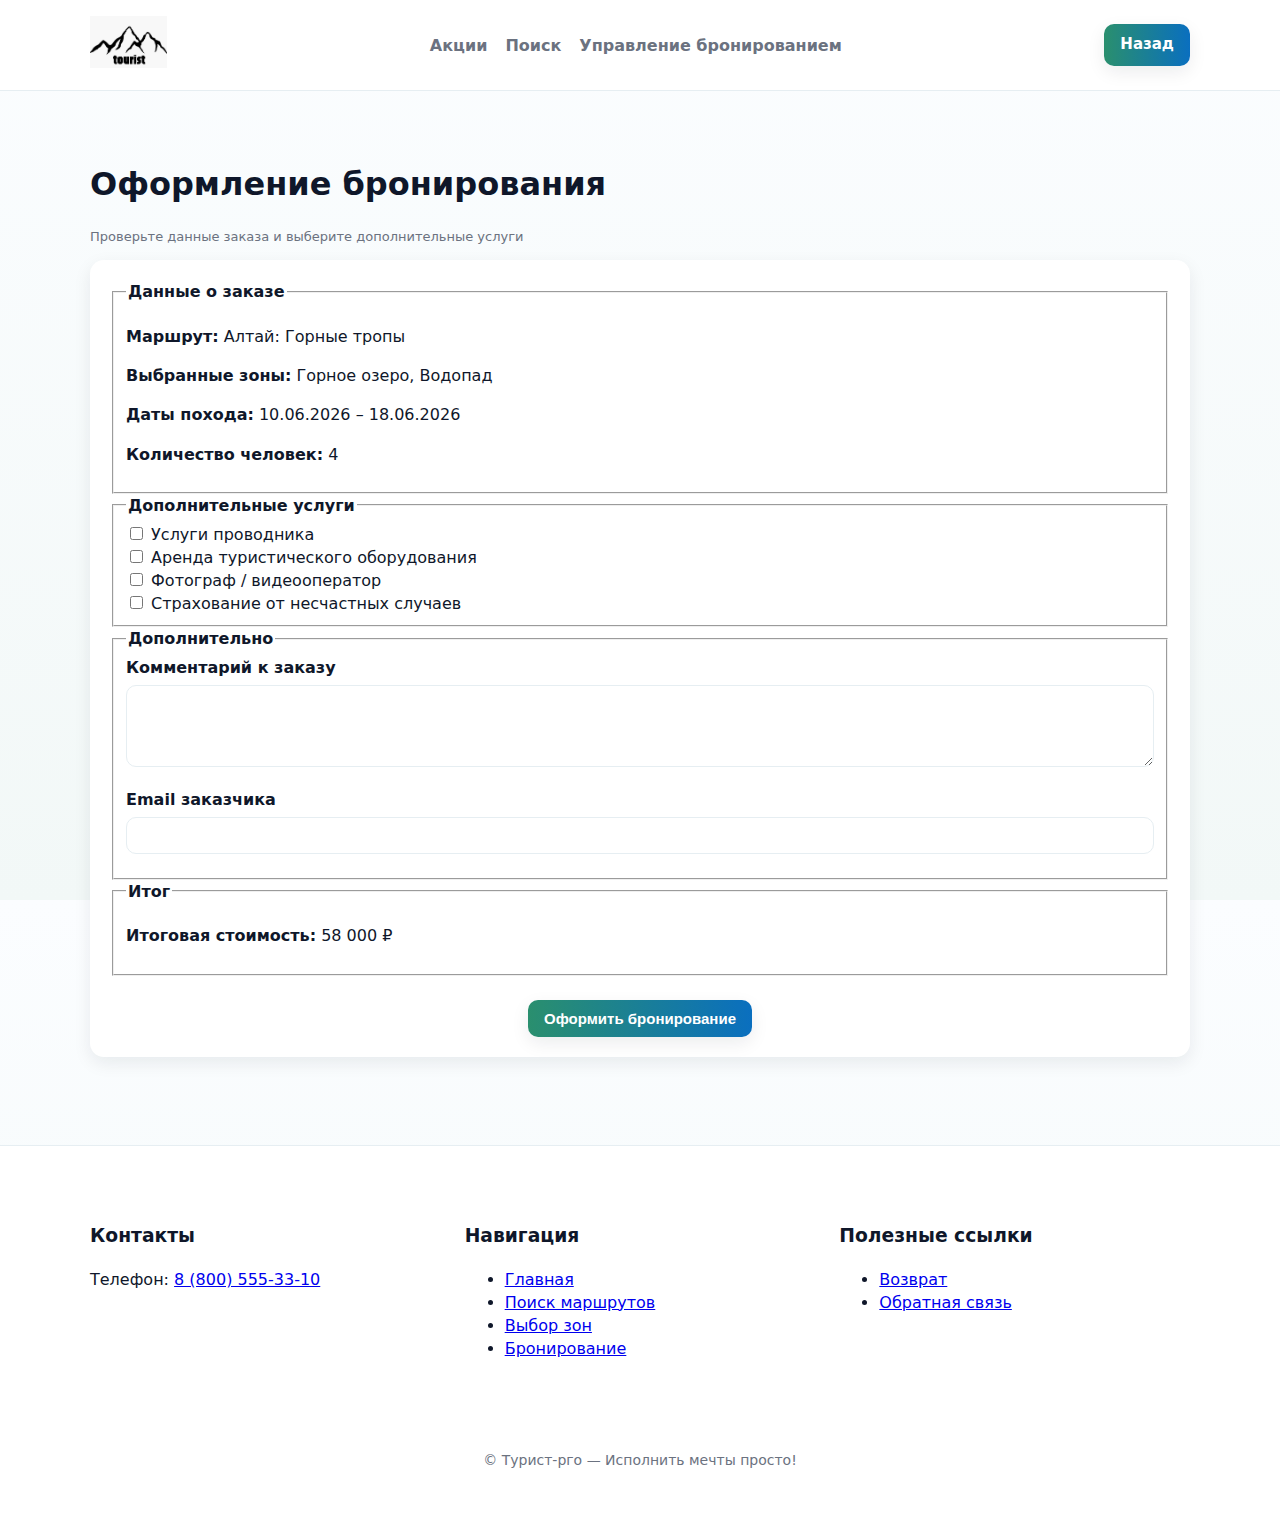
<file: booking.html>
<!doctype html>
<html lang="ru">
<head>
  <meta charset="utf-8">
  <title>Бронирование похода — Турист-рго</title>
  <meta name="viewport" content="width=device-width, initial-scale=1">
  <link rel="stylesheet" href="styles.css">
</head>
<body>

<header class="site-header">
  <div class="container header-inner">
    <a class="logo" href="index.html">
      <img src="media\Снимок экрана 2025-12-09 164913.png" alt="Турист-рго">
    </a>
    <nav class="main-nav">
      <ul>
        <li><a href="index.html#offers">Акции</a></li>
        <li><a href="search.html">Поиск</a></li>
        <li><a href="booking.html">Управление бронированием</a></li>
      </ul>
    </nav>
    <a href="seat.html" class="btn btn-primary">Назад</a>
  </div>
</header>

<main class="container">

  <section>
    <h1>Оформление бронирования</h1>
    <p class="muted">Проверьте данные заказа и выберите дополнительные услуги</p>
  </section>

  <form class="search-form" onsubmit="showSuccess(); return false;">


    <!-- ДАННЫЕ О ЗАКАЗЕ -->
    <fieldset class="about">
      <legend><strong>Данные о заказе</strong></legend>

      <p><strong>Маршрут:</strong> Алтай: Горные тропы</p>
      <p><strong>Выбранные зоны:</strong> Горное озеро, Водопад</p>
      <p><strong>Даты похода:</strong> 10.06.2026 – 18.06.2026</p>
      <p><strong>Количество человек:</strong> 4</p>
    </fieldset>

    <!-- ДОП УСЛУГИ -->
    <fieldset class="about">
      <legend><strong>Дополнительные услуги</strong></legend>

      <label>
        <input type="checkbox" name="service[]" value="guide">
        Услуги проводника
      </label><br>

      <label>
        <input type="checkbox" name="service[]" value="rent">
        Аренда туристического оборудования
      </label><br>

      <label>
        <input type="checkbox" name="service[]" value="photo">
        Фотограф / видеооператор
      </label><br>

      <label>
        <input type="checkbox" name="service[]" value="insurance">
        Страхование от несчастных случаев
      </label>
    </fieldset>

    <!-- ДОПОЛНИТЕЛЬНО -->
    <fieldset class="about">
      <legend><strong>Дополнительно</strong></legend>

      <div class="form-row">
        <label for="comment">Комментарий к заказу</label>
        <textarea id="comment" name="comment" rows="4"
          style="width:100%;padding:10px;border-radius:10px;border:1px solid #e6eef2;"></textarea>
      </div>

      <div class="form-row">
        <label for="email">Email заказчика</label>
        <input type="email" id="email" name="email" required>
      </div>
    </fieldset>

    <!-- ИТОГО -->
    <fieldset class="about">
      <legend><strong>Итог</strong></legend>
      <p><strong>Итоговая стоимость:</strong> 58 000 ₽</p>
    </fieldset>

    <!-- КНОПКА -->
    <div style="text-align:center;margin-top:24px">
     <button type="submit" class="btn btn-primary">
  Оформить бронирование
</button>

    </div>

  </form>

</main>

<footer class="site-footer">
  <div class="container footer-grid">

    <div>
      <h3>Контакты</h3>
      <p>Телефон: <a href="tel:88005553310">8 (800) 555-33-10</a></p>
    </div>

    <div>
      <h3>Навигация</h3>
      <ul>
        <li><a href="index.html">Главная</a></li>
        <li><a href="search.html">Поиск маршрутов</a></li>
        <li><a href="seat.html">Выбор зон</a></li>
        <li><a href="booking.html">Бронирование</a></li>
      </ul>
    </div>

    <div>
      <h3>Полезные ссылки</h3>
      <ul>
        <li><a href="http://xx000cx-ml.wsr.ru/return">Возврат</a></li>
        <li><a href="http://xxxxxx-ml.wsr.ru/feedback">Обратная связь</a></li>
      </ul>
    </div>

  </div>

  <div class="footer-bottom">
    <p>© Турист-рго — Исполнить мечты просто!</p>
  </div>
</footer>
<script>
  function showSuccess() {
    alert(
      'Бронирование успешно оформлено!\n\n' +
      'В ближайшее время с вами свяжется наш менеджер.'
    );
  }
</script>
</body>
</html>
</file>
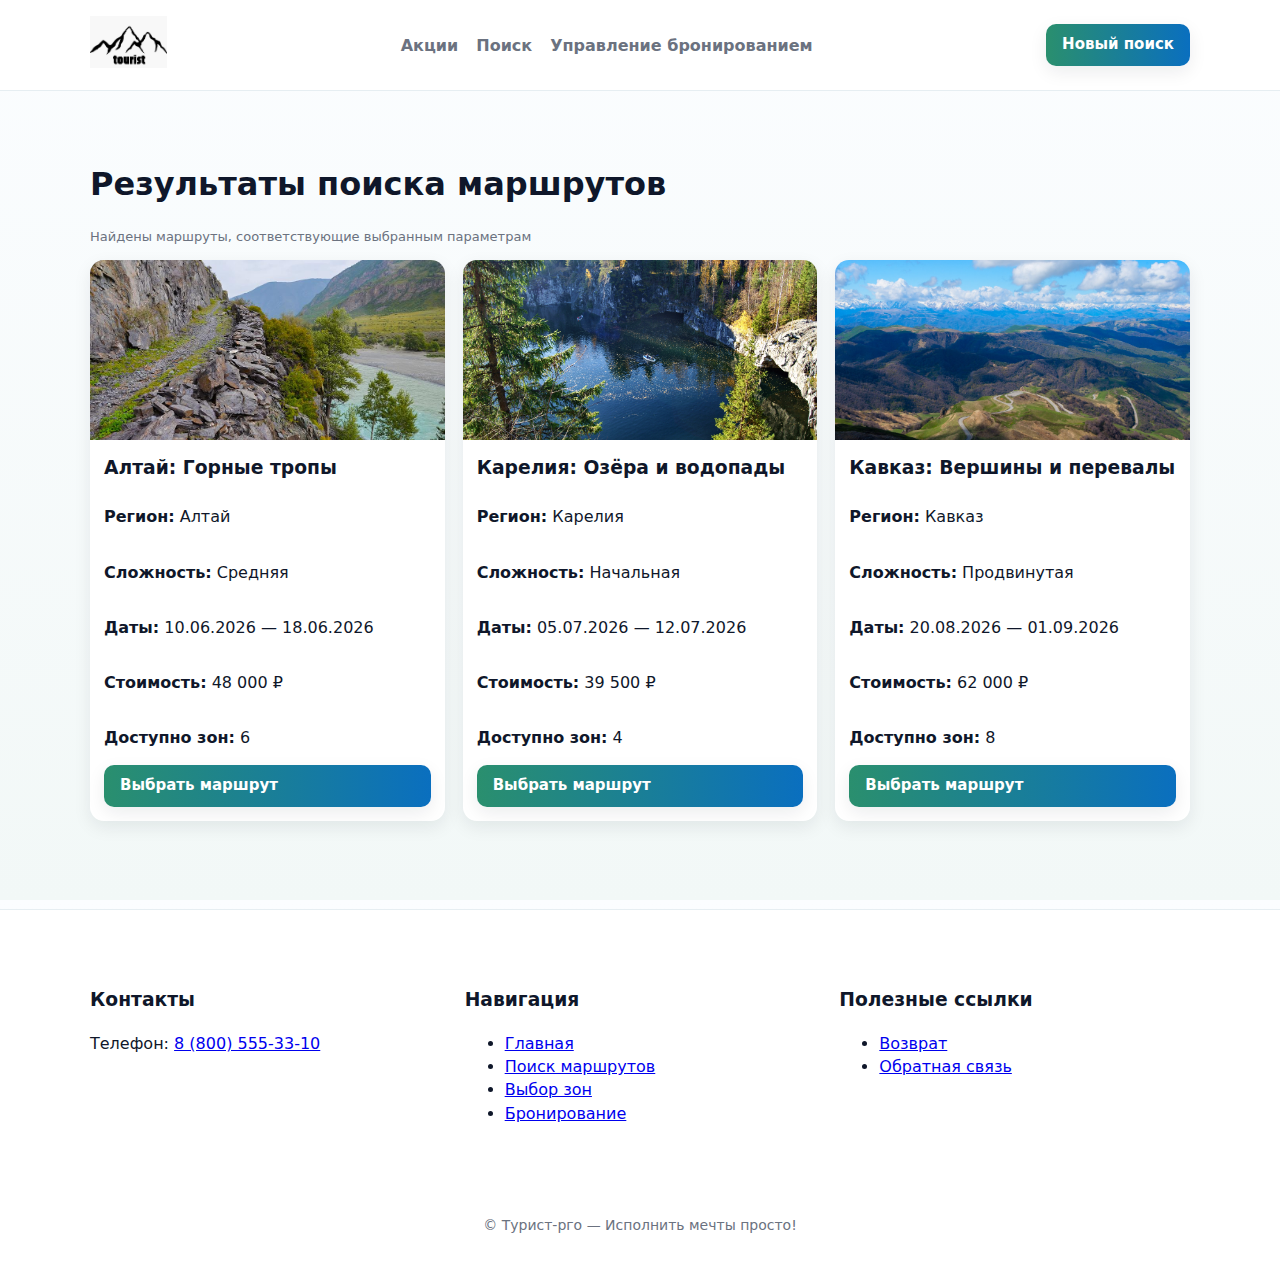
<file: search.html>
<!doctype html>
<html lang="ru">
<head>
  <meta charset="utf-8">
  <title>Результаты поиска маршрутов — Турист-рго</title>
  <meta name="viewport" content="width=device-width, initial-scale=1">
  <link rel="stylesheet" href="styles.css">
</head>
<body>

<!-- ШАПКА -->
<header class="site-header">
  <div class="container header-inner">
    <a class="logo" href="index.html">
      <img src="media\Снимок экрана 2025-12-09 164913.png" alt="Турист-рго">
    </a>

    <nav class="main-nav">
      <ul>
        <li><a href="#offers">Акции</a></li>
        <li><a href="index.html#search-form">Поиск</a></li>
        <li><a href="booking.html">Управление бронированием</a></li>
      </ul>
    </nav>

    <a class="btn btn-primary" href="index.html#search-form">Новый поиск</a>
  </div>
</header>

<main class="container">

  <!-- ЗАГОЛОВОК -->
  <section>
    <h1>Результаты поиска маршрутов</h1>
    <p class="muted">
      Найдены маршруты, соответствующие выбранным параметрам
    </p>
  </section>

  <!-- СПИСОК МАРШРУТОВ -->
  <section class="offers">
    <div class="offers-grid">

      <!-- Маршрут 1 -->
      <article class="offer-card">
        <img src="media\meeting_katun-argut_30.jpg" alt="Маршрут Алтай">
        <div class="offer-body">
          <h3>Алтай: Горные тропы</h3>
          <p><strong>Регион:</strong> Алтай</p>
          <p><strong>Сложность:</strong> Средняя</p>
          <p><strong>Даты:</strong> 10.06.2026 — 18.06.2026</p>
          <p><strong>Стоимость:</strong> 48 000 ₽</p>
          <p><strong>Доступно зон:</strong> 6</p>

          <a href="seat.html" class="btn btn-primary">
            Выбрать маршрут
          </a>
        </div>
      </article>

      <!-- Маршрут 2 -->
      <article class="offer-card">
        <img src="media\1753972832967387.jpg" alt="Маршрут Карелия">
        <div class="offer-body">
          <h3>Карелия: Озёра и водопады</h3>
          <p><strong>Регион:</strong> Карелия</p>
          <p><strong>Сложность:</strong> Начальная</p>
          <p><strong>Даты:</strong> 05.07.2026 — 12.07.2026</p>
          <p><strong>Стоимость:</strong> 39 500 ₽</p>
          <p><strong>Доступно зон:</strong> 4</p>

          <a href="seat.html" class="btn btn-primary">
            Выбрать маршрут
          </a>
        </div>
      </article>

      <!-- Маршрут 3 -->
      <article class="offer-card">
        <img src="media\rb-2024-07-27-09-01-18a6c2.jpg" alt="Маршрут Кавказ">
        <div class="offer-body">
          <h3>Кавказ: Вершины и перевалы</h3>
          <p><strong>Регион:</strong> Кавказ</p>
          <p><strong>Сложность:</strong> Продвинутая</p>
          <p><strong>Даты:</strong> 20.08.2026 — 01.09.2026</p>
          <p><strong>Стоимость:</strong> 62 000 ₽</p>
          <p><strong>Доступно зон:</strong> 8</p>

          <a href="seat.html" class="btn btn-primary">
            Выбрать маршрут
          </a>
        </div>
      </article>

    </div>
  </section>

</main>

<!-- ПОДВАЛ -->
<footer class="site-footer">
  <div class="container footer-grid">

    <div>
      <h3>Контакты</h3>
      <p>Телефон: <a href="tel:88005553310">8 (800) 555-33-10</a></p>
    </div>

    <div>
      <h3>Навигация</h3>
      <ul>
        <li><a href="index.html">Главная</a></li>
        <li><a href="search.html">Поиск маршрутов</a></li>
        <li><a href="seat.html">Выбор зон</a></li>
        <li><a href="booking.html">Бронирование</a></li>
      </ul>
    </div>

    <div>
      <h3>Полезные ссылки</h3>
      <ul>
        <li>
          <a href="http://xx000cx-ml.wsr.ru/return">Возврат</a>
        </li>
        <li>
          <a href="http://xxxxxx-ml.wsr.ru/feedback">Обратная связь</a>
        </li>
      </ul>
    </div>

  </div>

  <div class="footer-bottom">
    <p>© Турист-рго — Исполнить мечты просто!</p>
  </div>
</footer>

</body>
</html>
</file>
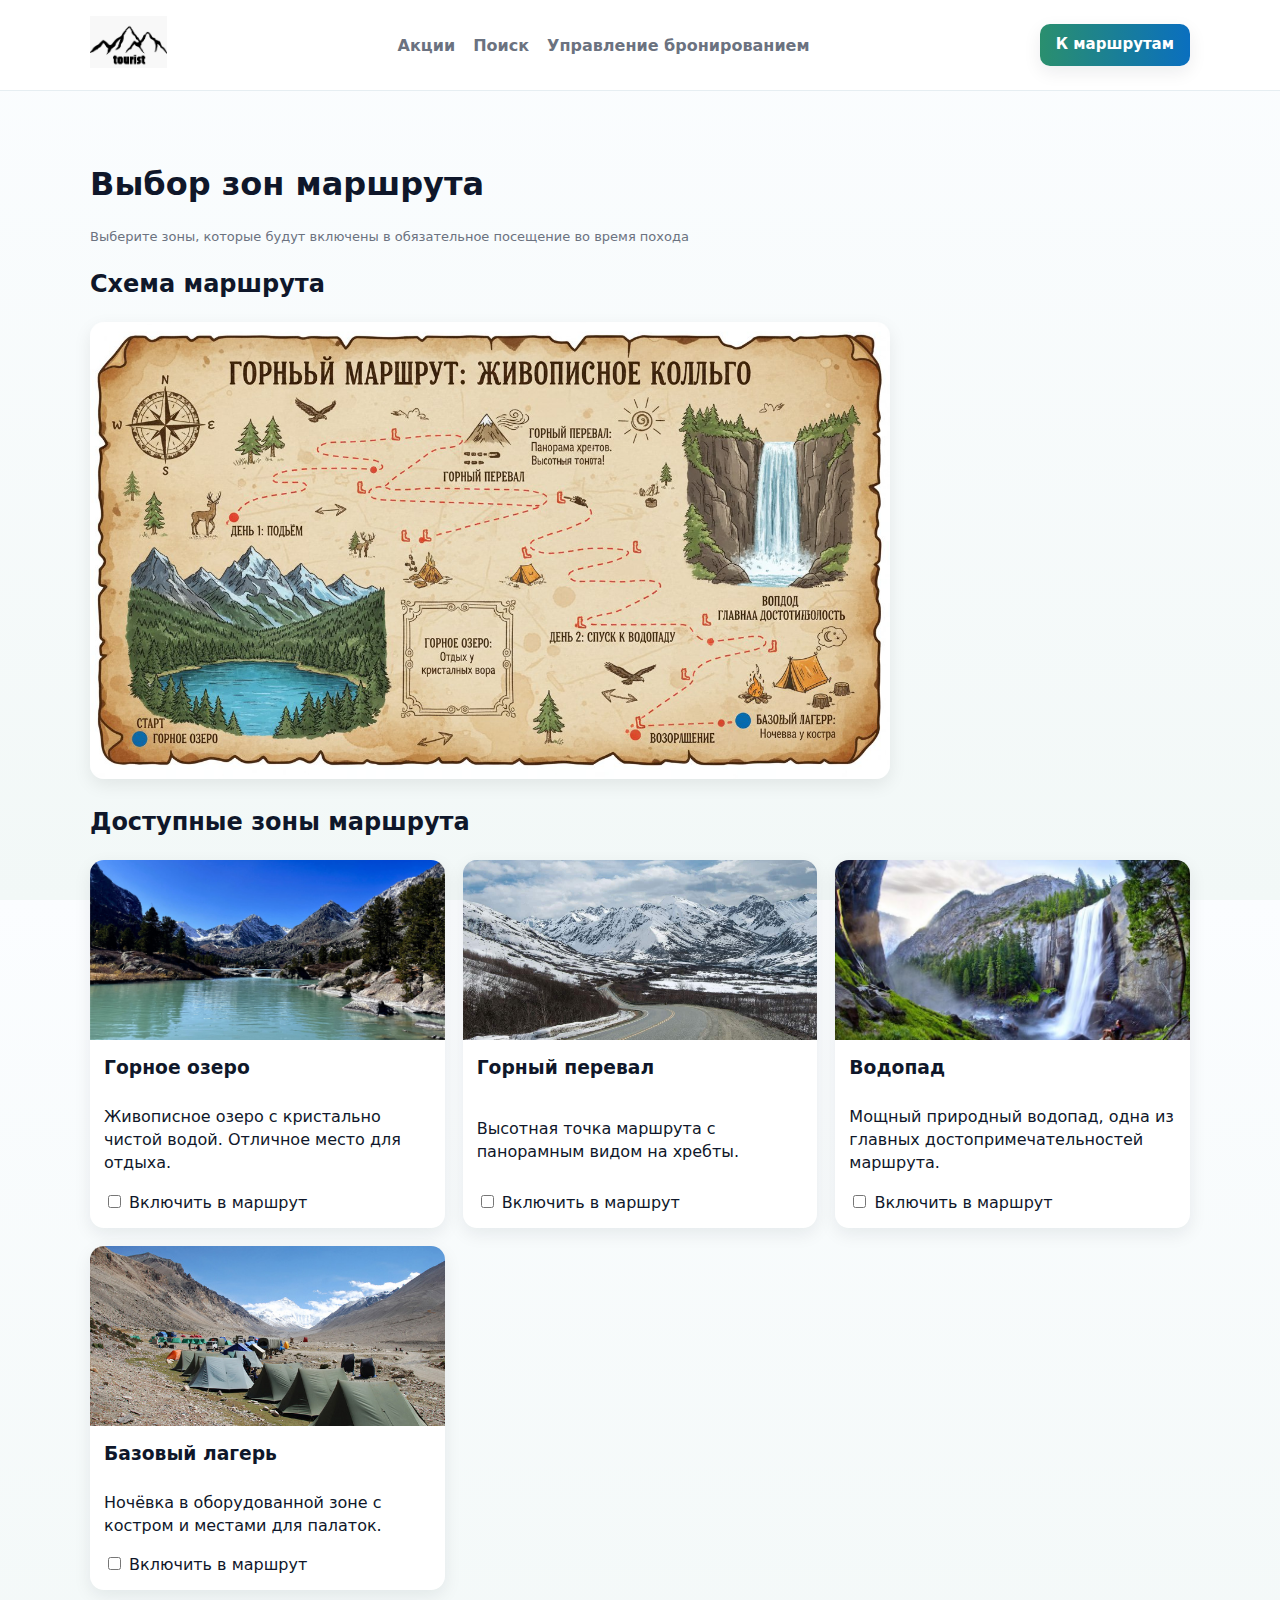
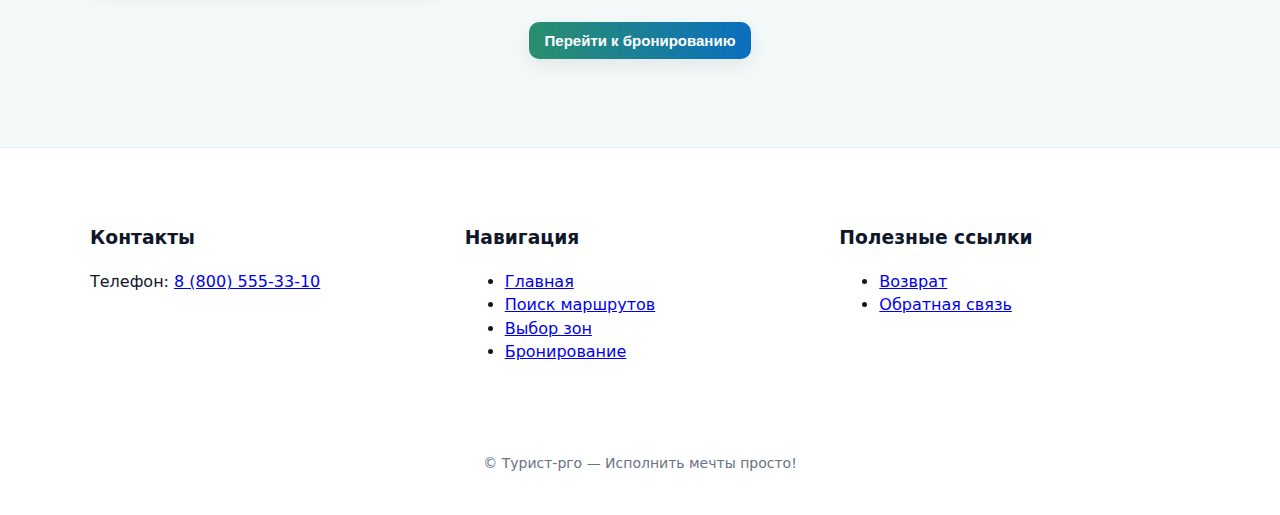
<file: seat.html>
<!doctype html>
<html lang="ru">
<head>
  <meta charset="utf-8">
  <title>Выбор зон маршрута — Турист-рго</title>
  <meta name="viewport" content="width=device-width, initial-scale=1">
  <link rel="stylesheet" href="styles.css">
</head>
<body>

<!-- ШАПКА -->
<header class="site-header">
  <div class="container header-inner">
    <a class="logo" href="index.html">
      <img src="media\Снимок экрана 2025-12-09 164913.png" alt="Турист-рго">
    </a>

    <nav class="main-nav">
      <ul>
        <li><a href="index.html#offers">Акции</a></li>
        <li><a href="search.html">Поиск</a></li>
        <li><a href="booking.html">Управление бронированием</a></li>
      </ul>
    </nav>

    <a class="btn btn-primary" href="search.html">К маршрутам</a>
  </div>
</header>

<main class="container">

  <!-- ЗАГОЛОВОК -->
  <section>
    <h1>Выбор зон маршрута</h1>
    <p class="muted">
      Выберите зоны, которые будут включены в обязательное посещение во время похода
    </p>
  </section>

  <!-- СХЕМА МАРШРУТА -->
  <section class="about">
    <h2>Схема маршрута</h2>
    <img
      src="media\photo_2025-12-09_17-01-47.jpg"
      alt="Схема маршрута с зонами"
      style="width:100%; max-width:800px; border-radius:14px; box-shadow:0 6px 18px rgba(0,0,0,.08);"
    >
  </section>

  <!-- ВЫБОР ЗОН -->
  <section class="offers">
    <h2>Доступные зоны маршрута</h2>

    <form action="booking.html" method="get">
      <div class="offers-grid">

        <!-- ЗОНА 1 -->
        <article class="offer-card">
          <img src="media\IMG_9370.jpg" alt="Горное озеро">
          <div class="offer-body">
            <h3>Горное озеро</h3>
            <p>Живописное озеро с кристально чистой водой. Отличное место для отдыха.</p>
            <label>
              <input type="checkbox" name="zone[]" value="lake">
              Включить в маршрут
            </label>
          </div>
        </article>

        <!-- ЗОНА 2 -->
        <article class="offer-card">
          <img src="media\7ae64a5d2c72079a43698a2285a1f1ff.jpg" alt="Горный перевал">
          <div class="offer-body">
            <h3>Горный перевал</h3>
            <p>Высотная точка маршрута с панорамным видом на хребты.</p>
            <label>
              <input type="checkbox" name="zone[]" value="pass">
              Включить в маршрут
            </label>
          </div>
        </article>

        <!-- ЗОНА 3 -->
        <article class="offer-card">
          <img src="media\d7a57556b49b62c4e4c62a7807ec285a.jpg" alt="Водопад">
          <div class="offer-body">
            <h3>Водопад</h3>
            <p>Мощный природный водопад, одна из главных достопримечательностей маршрута.</p>
            <label>
              <input type="checkbox" name="zone[]" value="waterfall">
              Включить в маршрут
            </label>
          </div>
        </article>

        <!-- ЗОНА 4 -->
        <article class="offer-card">
          <img src="media\rongbuk valley  mt.jpg" alt="Лагерь">
          <div class="offer-body">
            <h3>Базовый лагерь</h3>
            <p>Ночёвка в оборудованной зоне с костром и местами для палаток.</p>
            <label>
              <input type="checkbox" name="zone[]" value="camp">
              Включить в маршрут
            </label>
          </div>
        </article>

      </div>

      <!-- КНОПКА ПЕРЕХОДА -->
      <div style="margin-top:32px; text-align:center">
        <button type="submit" class="btn btn-primary">
          Перейти к бронированию
        </button>
      </div>
    </form>

  </section>

</main>

<!-- ПОДВАЛ -->
<footer class="site-footer">
  <div class="container footer-grid">

    <div>
      <h3>Контакты</h3>
      <p>Телефон: <a href="tel:88005553310">8 (800) 555-33-10</a></p>
    </div>

    <div>
      <h3>Навигация</h3>
      <ul>
        <li><a href="index.html">Главная</a></li>
        <li><a href="search.html">Поиск маршрутов</a></li>
        <li><a href="seat.html">Выбор зон</a></li>
        <li><a href="booking.html">Бронирование</a></li>
      </ul>
    </div>

    <div>
      <h3>Полезные ссылки</h3>
      <ul>
        <li><a href="http://xx000cx-ml.wsr.ru/return">Возврат</a></li>
        <li><a href="http://xxxxxx-ml.wsr.ru/feedback">Обратная связь</a></li>
      </ul>
    </div>

  </div>

  <div class="footer-bottom">
    <p>© Турист-рго — Исполнить мечты просто!</p>
  </div>
</footer>

</body>
</html>
</file>
<file: styles.css>
/* styles.css — общие стили для index.html */
/* Базовые переменные */
:root{
  --bg:#f7fafc;
  --card:#ffffff;
  --accent:#2a8f6e;
  --accent-2:#0a6fbf;
  --muted:#6b7280;
  --radius:12px;
  --container:1100px;
  --shadow: 0 6px 18px rgba(16,24,40,0.08);
  font-family: Inter, system-ui, -apple-system, "Segoe UI", Roboto, "Helvetica Neue", Arial;
}

*{box-sizing:border-box}
html,body{height:100%}
body{
  margin:0;
  background:linear-gradient(180deg,#fbfdff 0%, #f2f8f7 100%);
  color:#0f172a;
  -webkit-font-smoothing:antialiased;
  -moz-osx-font-smoothing:grayscale;
  line-height:1.45;
  font-size:16px;
}

/* контейнер */
.container{
  width:90%;
  max-width:var(--container);
  margin:0 auto;
  padding:48px 0;
}

/* Header */
.site-header{
  background: #fff;
  border-bottom:1px solid #e6eef2;
  position:sticky;
  top:0;
  z-index:50;
}
.header-inner{
  display:flex;
  gap:20px;
  align-items:center;
  justify-content:space-between;
  padding:16px 0;
}
.logo img{height:52px}

/* навигация */
.main-nav ul{list-style:none;margin:0;padding:0;display:flex;gap:18px;align-items:center}
.main-nav a{color:var(--muted);text-decoration:none;font-weight:600}
.header-cta .btn{margin-left:8px}

/* Кнопки */
.btn{
  display:inline-block;
  padding:10px 16px;
  border-radius:10px;
  text-decoration:none;
  font-weight:700;
  border:0;
  cursor:pointer;
  font-size:15px;
}
.btn-primary{background:linear-gradient(90deg,var(--accent),var(--accent-2)); color:#fff; box-shadow:var(--shadow)}
.btn-secondary{background:#fff;border:1px solid #e6eef2;color:var(--accent-2)}
.btn-ghost{background:transparent;border:1px solid transparent;color:var(--accent-2)}

/* Hero */
.hero{padding-top:56px;padding-bottom:56px}
.hero-grid{display:grid;grid-template-columns:1fr 460px;gap:32px;align-items:center}
.lead{font-size:20px;color:var(--accent-2);margin-top:8px;margin-bottom:16px}
.hero-media img{width:100%;height:auto;border-radius:14px;box-shadow:var(--shadow)}

/* Steps — анимированная инфографика */
.steps{padding-top:20px;padding-bottom:20px}
.steps h2{margin-bottom:18px}
.steps-line{
  height:4px;background:linear-gradient(90deg,#dff3ec, #cfeef0);
  margin:20px 0 0 0;border-radius:4px;
  position:relative;
  overflow:hidden;
}
.steps-line::after{
  content:"";position:absolute;left:-30%;top:0;width:30%;height:100%;
  background:linear-gradient(90deg, rgba(42,143,110,0.5), rgba(10,111,191,0.35));
  animation: slide 4s linear infinite;
}
@keyframes slide{from{left:-30%}to{left:100%}}

.steps-list{display:grid;grid-template-columns:repeat(4,1fr);gap:18px;margin-top:28px;padding:0;list-style:none}
.step{background:var(--card);padding:18px;border-radius:14px;box-shadow:var(--shadow);text-align:center;transform:translateY(0);transition:transform .25s}
.step:hover{transform:translateY(-8px)}
.step-icon{
  width:56px;height:56px;border-radius:12px;background:linear-gradient(180deg,#eefcf6,#dff3ec);
  display:inline-flex;align-items:center;justify-content:center;font-weight:800;color:var(--accent-2);font-size:20px;margin-bottom:12px;
  box-shadow:0 6px 16px rgba(10,111,191,0.06);
}

/* About */
.about-grid{display:grid;grid-template-columns:1fr 1fr;gap:24px}
.review{background:#fff;padding:12px;border-radius:10px;border-left:4px solid var(--accent);margin:12px 0}
.review cite{display:block;margin-top:8px;color:var(--muted);font-style:normal}

/* Search form */
.search-form{background:var(--card);padding:20px;border-radius:14px;box-shadow:var(--shadow)}
.form-row{margin-bottom:14px}
.form-row label{display:block;margin-bottom:6px;font-weight:700}
.form-row input[type="text"],
.form-row input[type="number"],
.form-row input[type="email"],
.form-row select{width:100%;padding:10px;border-radius:10px;border:1px solid #e6eef2;background:#fff}
.form-row .muted{display:block;color:var(--muted);font-size:13px;margin-top:6px}
.two-cols{display:flex;gap:12px}
.two-cols > div{flex:1}
.form-actions{display:flex;gap:12px;align-items:center}

/* Offers grid */
.offers-grid{display:grid;grid-template-columns:repeat(3,1fr);gap:18px}
.offer-card{background:var(--card);border-radius:14px;overflow:hidden;box-shadow:var(--shadow);display:flex;flex-direction:column}
.offer-card img{width:100%;height:180px;object-fit:cover}
.offer-body{padding:14px;flex:1;display:flex;flex-direction:column;justify-content:space-between}
.offer-body h3{margin:0 0 8px}

/* Subscribe */
.subscribe-form{display:flex;gap:12px;align-items:center;background:#fff;padding:12px;border-radius:12px;box-shadow:var(--shadow)}
.subscribe-form input{flex:1;padding:10px;border-radius:8px;border:1px solid #e6eef2}

/* CTA */
.cta{background:linear-gradient(180deg, #e9fbf4 0%, #ffffff 100%);padding:36px;border-radius:12px;text-align:center}
.cta-actions{display:flex;gap:12px;justify-content:center;margin-top:12px}

/* Footer */
.site-footer{background:#fff;border-top:1px solid #e6eef2;margin-top:40px;padding:28px 0 16px}
.footer-grid{display:grid;grid-template-columns:1fr 1fr 1fr;gap:24px}
.footer-grid h3{margin-top:0}
.footer-bottom{text-align:center;padding:12px 0;color:var(--muted);font-size:14px}

/* адаптив */
@media (max-width:1000px){
  .hero-grid{grid-template-columns:1fr}
  .steps-list{grid-template-columns:repeat(2,1fr)}
  .offers-grid{grid-template-columns:repeat(2,1fr)}
}
@media (max-width:640px){
  .main-nav{display:none}
  .header-inner{justify-content:space-between}
  .steps-list{grid-template-columns:1fr}
  .offers-grid{grid-template-columns:1fr}
  .footer-grid{grid-template-columns:1fr}
  .two-cols{flex-direction:column}
  .container{padding:28px 10px}
}

/* Утилитарные классы */
.muted{color:var(--muted);font-size:13px}
.visually-hidden{position:absolute!important;height:1px;width:1px;overflow:hidden;clip:rect(1px,1px,1px,1px);white-space:nowrap}
</file>
